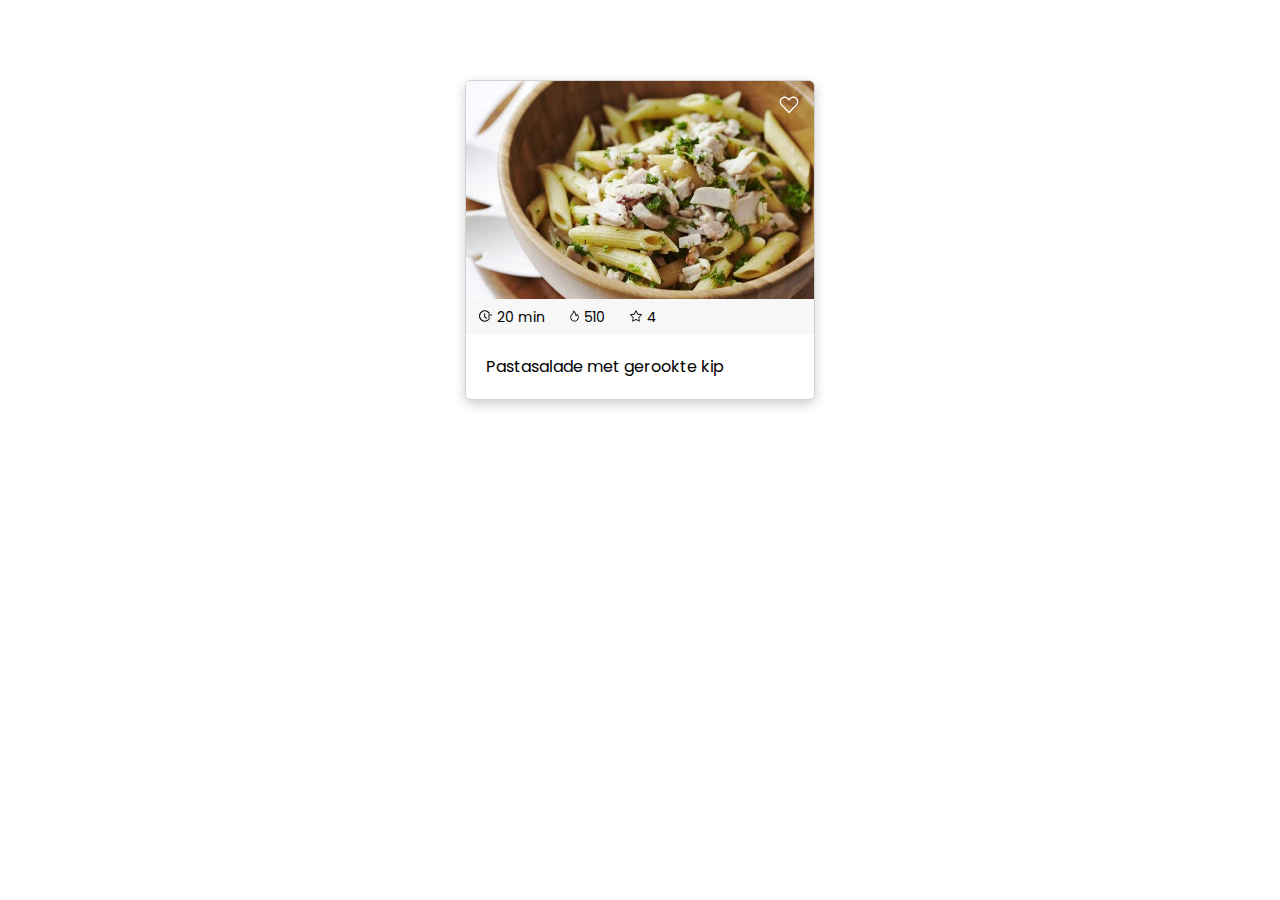
<file: opdracht-1/index.html>
<!DOCTYPE html>
<html lang="en">
<head>
    <meta charset="UTF-8">
    <link rel="stylesheet" href="styles.css">
    <title>Positioneren - Opdracht 1</title>
</head>
<body>
    <article class="recipe-card">
        <img class="recipe-image" src="assets/pastasalade-met-gerookte-kip.webp" alt="Fotos van Pastasalade" />
        <img class="fav-icon" src="assets/favorite.svg" alt="Favorite Icon" />
        <div class="recipe-details">
            <span class="recipe-detail-item">
            <img class="detail-icon" src="assets/time.svg" alt="duration logo" />20 min
            </span>
            <span class="recipe-detail-item">
                <img class="detail-icon" src="assets/fire.svg" alt="Calorie icon" />510
            </span>
            <span class="recipe-detail-item">
                <img class="detail-icon" src="assets/star.svg" alt="likes icon">4
            </span>
        </div>
        <h2 class="recipe-title">Pastasalade met gerookte kip</h2>
    </article>
</body>
</html>
</file>
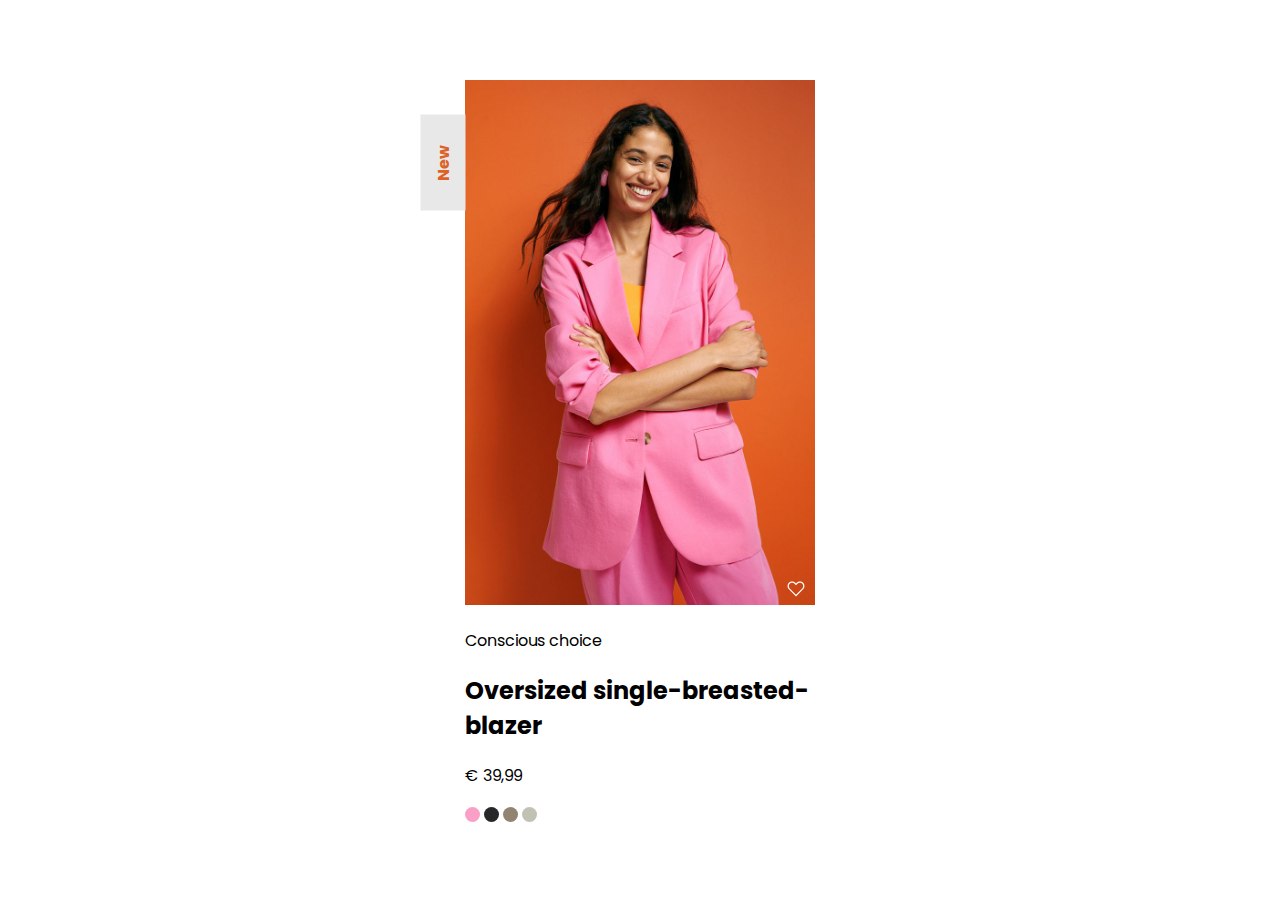
<file: opdracht-2/index.html>
<!DOCTYPE html>
<html lang="en">
<head>
    <meta charset="UTF-8">
    <link rel="stylesheet" href="styles.css">
    <title>Positioneren - Opdracht 2</title>
</head>
<body>
    <article class="product">
        <div class="product-image-wrapper">
            <span class="new-sticker">New</span>
            <img class="product-image" src="assets/model-in-pink-blazer.jpg" alt="model in pink blazer"/>
            <img class="fav-icon" src="assets/favorite.svg" alt="favorite icon" />
        </div>
        <div class="product-information">
            <p class="product-label">Conscious choice</p>
            <h2 class="product-title">Oversized single-breasted-blazer</h2>
            <p>€ 39,99</p>
       <div class="product-colors">
           <span class="product-color-dot color-pink"></span>
           <span class="product-color-dot color-black"></span>
           <span class="product-color-dot color-beige"></span>
           <span class="product-color-dot color-taupe"></span>

       </div>
        </div>

        <!--    Plaats hier alle elementen-->
    </article>
</body>
</html>
</file>
<file: opdracht-1/styles.css>
@import url('https://fonts.googleapis.com/css2?family=Oleo+Script+Swash+Caps&family=Poppins:ital,wght@0,300;0,400;0,700;0,800;1,700&display=swap');

/*colors (lichtgrijs #F7F7F7 en donkergrijs #d3d3d3*/

* {
    box-sizing: border-box;
}

body {
    font-family: 'Poppins', sans-serif;
}
.recipe-card {

    /* "auto" aan de zijkanten zorgt ervoor dat het element in het midden komt te staan*/
    margin: 80px auto;
    /* Dit element heeft een vaste breedte van 350 pixels */
    width: 350px;
    box-shadow: rgba(0, 0, 0, 0.2) 0 4px 12px;
    border: 1px solid  #d3d3d3;
    border-radius: 6px;
    overflow: hidden;
    position: relative;
}

.recipe-image {
    width: 100%;
}

.recipe-details {
    background-color: #F7F7F7;
    margin-top: -7px;
    padding-block: 5px;

}
.fav-icon {
    width: 20px;
    position: absolute;
    top: 15px;
    right: 15px;
}

.recipe-detail-item {
    margin-inline: 8px;
    font-size: 14px;
}

.detail-icon {
    height: 12px;
    margin-inline: 5px;

}

.recipe-title {
    font-size: 16px;
    font-weight: 400;
    margin: 20px
}
/* - Vul dit document aan met jouw eigen css! - */
</file>
<file: opdracht-2/styles.css>
@import url('https://fonts.googleapis.com/css2?family=Oleo+Script+Swash+Caps&family=Poppins:ital,wght@0,300;0,400;0,700;0,800;1,700&display=swap');

* {
    box-sizing: border-box;
}

body {
    font-family: 'Poppins', sans-serif;
}

/*colors needed:  (oranje #DE6127, lichtgrijs #e8e8e8, donkergrijs #737373 en de kleuren voor de bolletjs, #faa0c7, #272729, #928471 en #c2c2b4)*/

.product {
    /* "auto" aan de zijkanten zorgt ervoor dat het element in het midden komt te staan*/
    margin: 80px auto;
    /* Dit element heeft een vaste breedte van 350 pixels */
    width: 350px;
}

/* - Vul dit document aan met jouw eigen css! - */

.product-image {
    width: 100%;
}

.fav-icon {
    position: absolute;
    bottom: 15px;
    right: 10px;
    height: 16px;

}

.product-image-wrapper {
    position: relative;
}

.new-sticker {
    background-color:  #e8e8e8;
    color: #DE6127;
    font-weight: bold;
    padding: 10px 30px;
    transform: rotate(-90deg);
    position: absolute;
    top: 60px;
    left: -70px;



}

.product-color-dot {
    height: 15px;
    width: 15px;
    border-radius: 50%;
    /*Met deze property blijven ze op dezelfde regel*/
    display: inline-block;
    cursor: pointer;

}

.color-pink {
    background-color: #faa0c7;
}

.color-black {
    background-color: #272729;
}

.color-beige {
    background-color: #928471;
}

.color-taupe {
    background-color: #c2c2b4;
}
</file>
